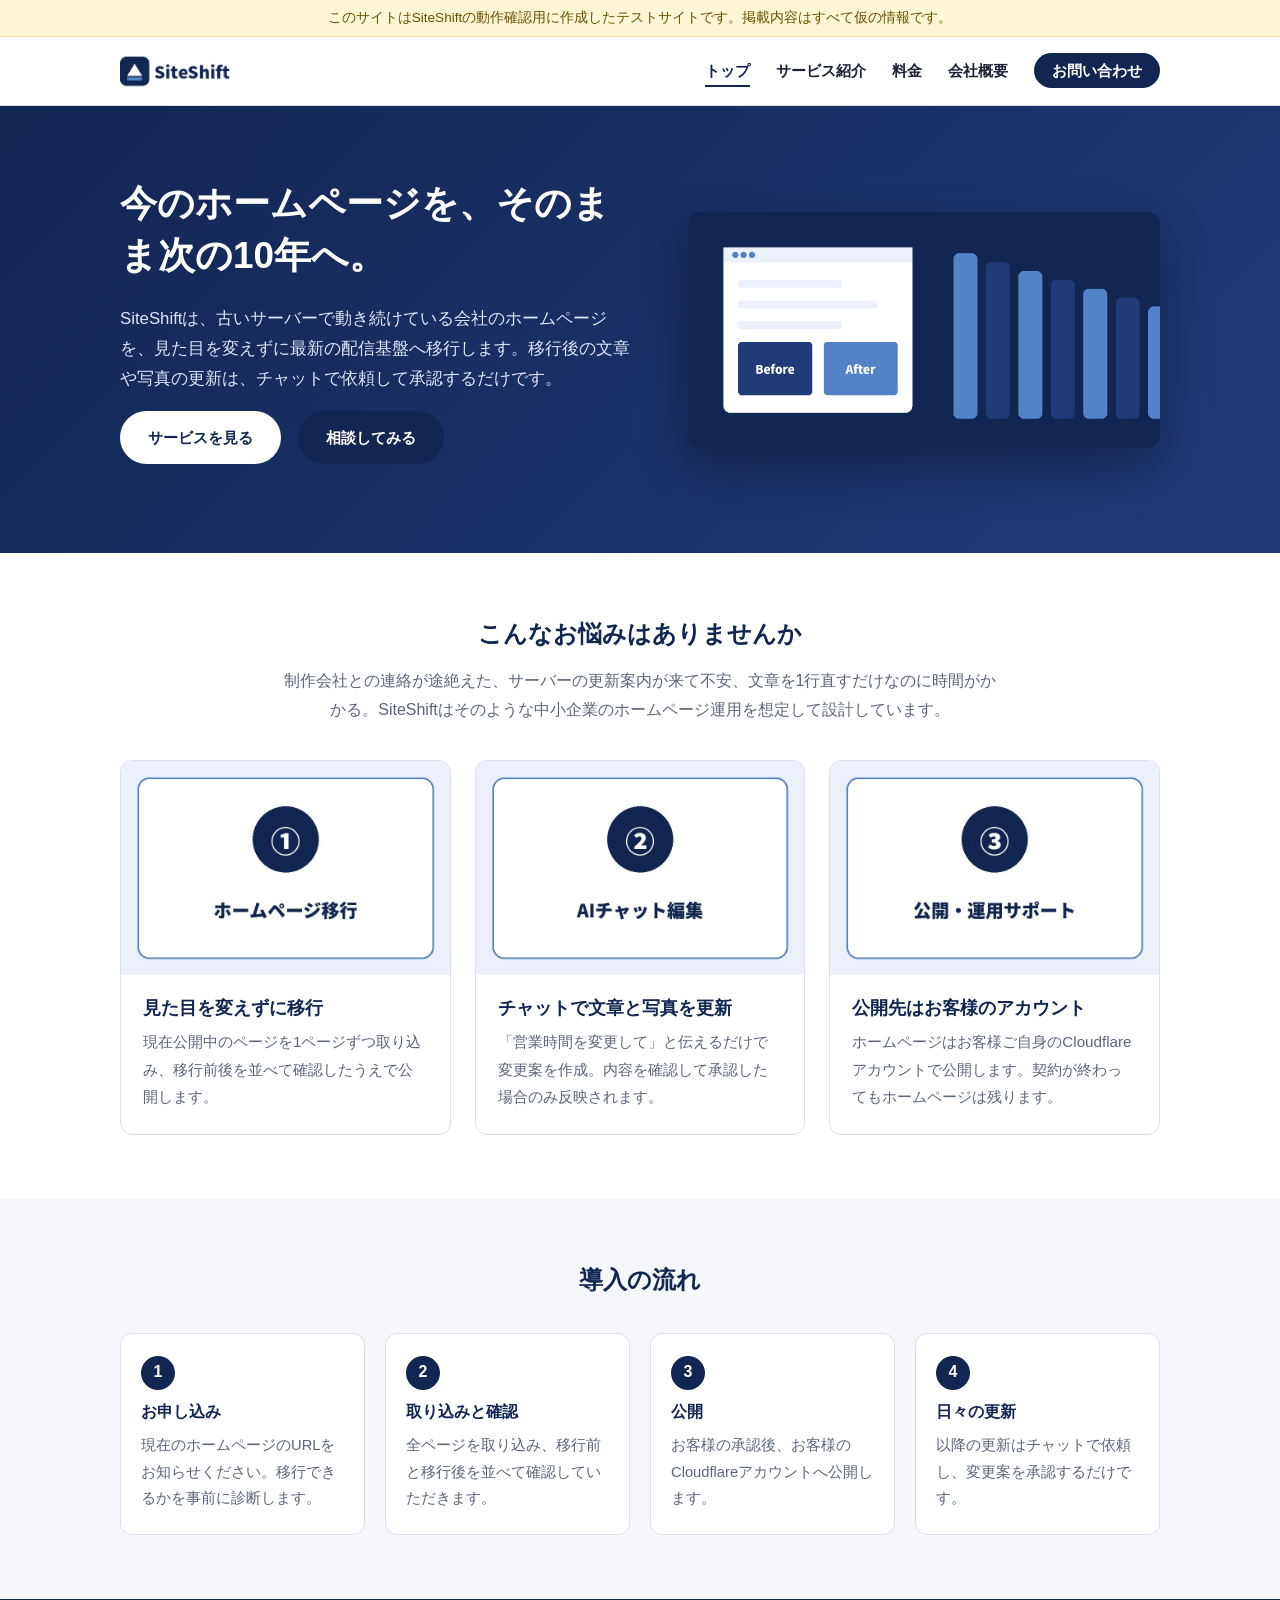
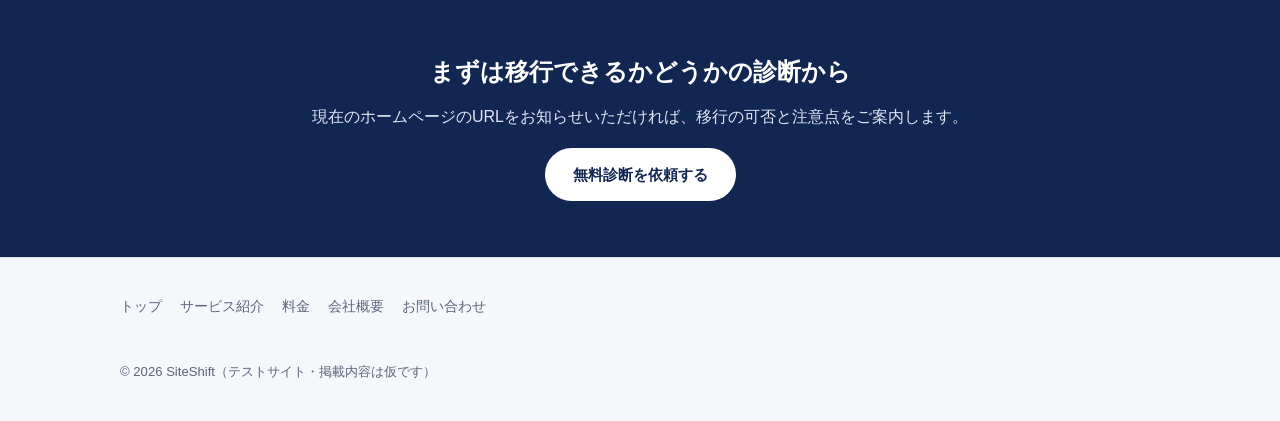
<file: index.html>
<!DOCTYPE html>
<html lang="ja" class="no-js">
<head>
  <meta charset="UTF-8">
  <meta name="viewport" content="width=device-width, initial-scale=1">
  <meta name="robots" content="noindex, nofollow">
  <title>SiteShift｜既存ホームページをそのまま移行し、AIチャットで更新</title>
  <meta name="description" content="SiteShiftは、古いホームページをCloudflareへ安全に移行し、承認制のAIチャットで日々の更新ができるようにするBtoBサービスです。（E2Eテスト用の模擬サイト）">
  <script>document.documentElement.className="js";</script>
  <link rel="stylesheet" href="css/style.css">
</head>
<body>
  <div class="test-banner">このサイトはSiteShiftの動作確認用に作成したテストサイトです。掲載内容はすべて仮の情報です。</div>

  <header class="site-header">
    <div class="container">
      <a class="brand" href="index.html"><img src="images/logo.png" alt="SiteShift ロゴ" width="180" height="40"></a>
      <button class="nav-toggle" type="button" aria-expanded="false" aria-controls="site-nav">メニュー</button>
      <nav class="site-nav" id="site-nav" aria-label="メインメニュー">
        <ul>
          <li><a href="index.html">トップ</a></li>
          <li><a href="services.html">サービス紹介</a></li>
          <li><a href="pricing.html">料金</a></li>
          <li><a href="company.html">会社概要</a></li>
          <li><a class="nav-cta" href="contact.html">お問い合わせ</a></li>
        </ul>
      </nav>
    </div>
  </header>

  <main>
    <section class="hero">
      <div class="container">
        <div>
          <h1>今のホームページを、そのまま次の10年へ。</h1>
          <p>SiteShiftは、古いサーバーで動き続けている会社のホームページを、見た目を変えずに最新の配信基盤へ移行します。移行後の文章や写真の更新は、チャットで依頼して承認するだけです。</p>
          <p>
            <a class="btn btn-primary" href="services.html">サービスを見る</a>
            <a class="btn btn-navy" href="contact.html">相談してみる</a>
          </p>
        </div>
        <img src="images/hero.jpg" alt="移行前と移行後のホームページを並べたイメージ" width="800" height="400">
      </div>
    </section>

    <section class="section">
      <div class="container">
        <h2 class="section-title">こんなお悩みはありませんか</h2>
        <p class="lead">制作会社との連絡が途絶えた、サーバーの更新案内が来て不安、文章を1行直すだけなのに時間がかかる。SiteShiftはそのような中小企業のホームページ運用を想定して設計しています。</p>
        <div class="grid-3">
          <article class="card">
            <img src="images/service-migrate.jpg" alt="ホームページ移行のイメージ" width="800" height="520">
            <div class="card-body">
              <h3>見た目を変えずに移行</h3>
              <p>現在公開中のページを1ページずつ取り込み、移行前後を並べて確認したうえで公開します。</p>
            </div>
          </article>
          <article class="card">
            <img src="images/service-ai.jpg" alt="AIチャット編集のイメージ" width="800" height="520">
            <div class="card-body">
              <h3>チャットで文章と写真を更新</h3>
              <p>「営業時間を変更して」と伝えるだけで変更案を作成。内容を確認して承認した場合のみ反映されます。</p>
            </div>
          </article>
          <article class="card">
            <img src="images/service-ops.jpg" alt="公開・運用サポートのイメージ" width="800" height="520">
            <div class="card-body">
              <h3>公開先はお客様のアカウント</h3>
              <p>ホームページはお客様ご自身のCloudflareアカウントで公開します。契約が終わってもホームページは残ります。</p>
            </div>
          </article>
        </div>
      </div>
    </section>

    <section class="section section-alt">
      <div class="container">
        <h2 class="section-title">導入の流れ</h2>
        <ol class="steps">
          <li><h3>お申し込み</h3><p>現在のホームページのURLをお知らせください。移行できるかを事前に診断します。</p></li>
          <li><h3>取り込みと確認</h3><p>全ページを取り込み、移行前と移行後を並べて確認していただきます。</p></li>
          <li><h3>公開</h3><p>お客様の承認後、お客様のCloudflareアカウントへ公開します。</p></li>
          <li><h3>日々の更新</h3><p>以降の更新はチャットで依頼し、変更案を承認するだけです。</p></li>
        </ol>
      </div>
    </section>

    <section class="cta">
      <div class="container">
        <h2>まずは移行できるかどうかの診断から</h2>
        <p>現在のホームページのURLをお知らせいただければ、移行の可否と注意点をご案内します。</p>
        <a class="btn btn-primary" href="contact.html">無料診断を依頼する</a>
      </div>
    </section>
  </main>

  <footer class="site-footer">
    <div class="container">
      <ul>
        <li><a href="index.html">トップ</a></li>
        <li><a href="services.html">サービス紹介</a></li>
        <li><a href="pricing.html">料金</a></li>
        <li><a href="company.html">会社概要</a></li>
        <li><a href="contact.html">お問い合わせ</a></li>
      </ul>
      <p class="copyright">© <span id="year">2026</span> SiteShift（テストサイト・掲載内容は仮です）</p>
    </div>
  </footer>

  <script src="js/main.js"></script>
</body>
</html>
</file>
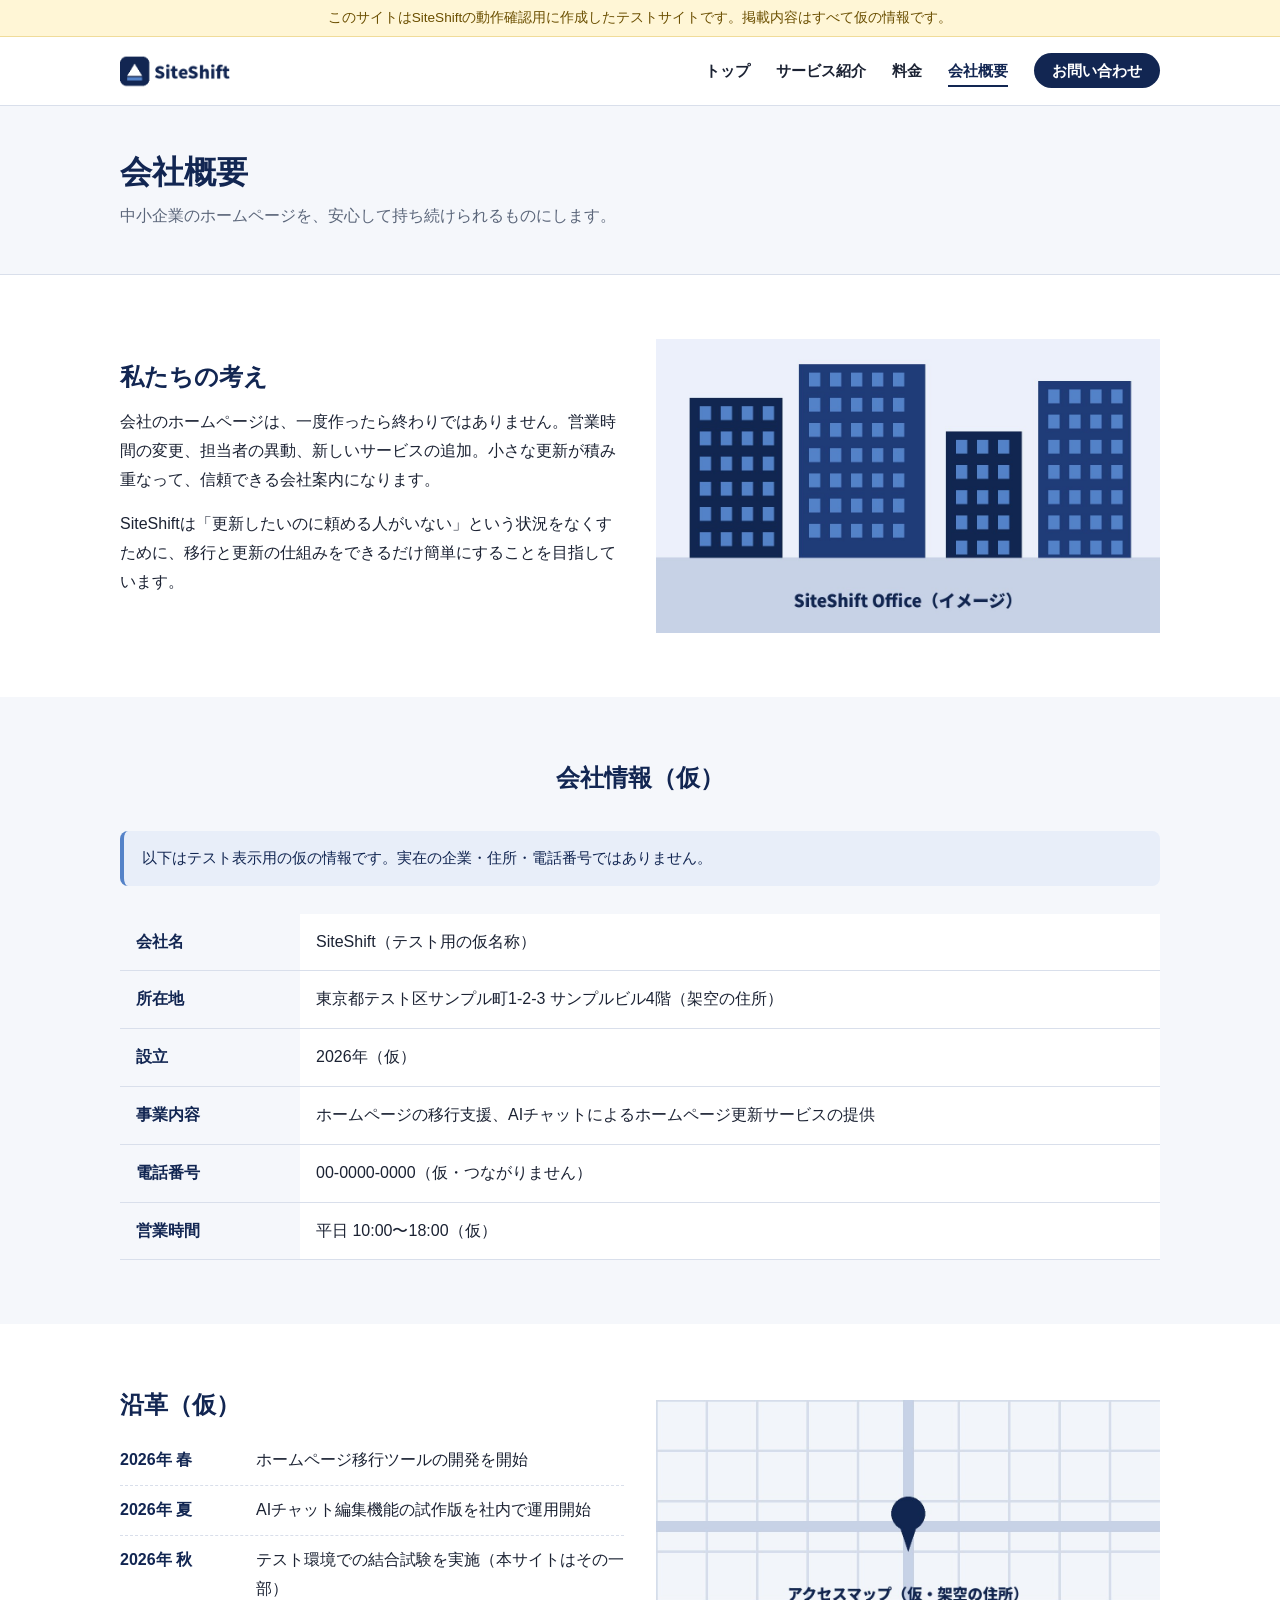
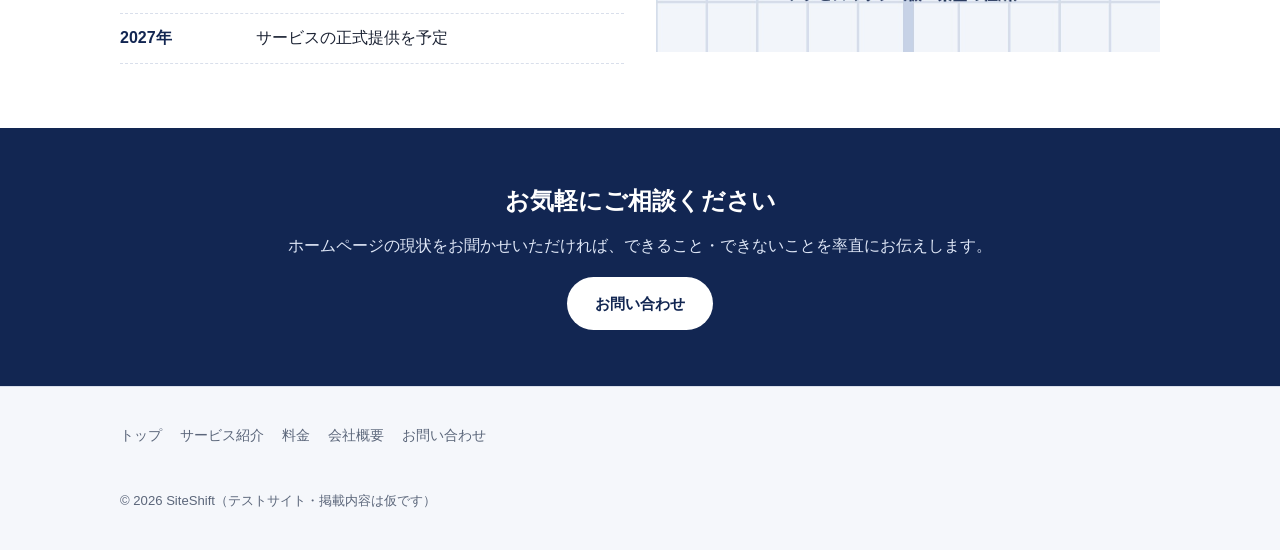
<file: company.html>
<!DOCTYPE html>
<html lang="ja" class="no-js">
<head>
  <meta charset="UTF-8">
  <meta name="viewport" content="width=device-width, initial-scale=1">
  <meta name="robots" content="noindex, nofollow">
  <title>会社概要｜SiteShift</title>
  <meta name="description" content="SiteShiftの会社概要（仮の情報）。所在地・事業内容・沿革。（E2Eテスト用の模擬サイト）">
  <script>document.documentElement.className="js";</script>
  <link rel="stylesheet" href="css/style.css">
</head>
<body>
  <div class="test-banner">このサイトはSiteShiftの動作確認用に作成したテストサイトです。掲載内容はすべて仮の情報です。</div>

  <header class="site-header">
    <div class="container">
      <a class="brand" href="index.html"><img src="images/logo.png" alt="SiteShift ロゴ" width="180" height="40"></a>
      <button class="nav-toggle" type="button" aria-expanded="false" aria-controls="site-nav">メニュー</button>
      <nav class="site-nav" id="site-nav" aria-label="メインメニュー">
        <ul>
          <li><a href="index.html">トップ</a></li>
          <li><a href="services.html">サービス紹介</a></li>
          <li><a href="pricing.html">料金</a></li>
          <li><a href="company.html">会社概要</a></li>
          <li><a class="nav-cta" href="contact.html">お問い合わせ</a></li>
        </ul>
      </nav>
    </div>
  </header>

  <main>
    <section class="page-header">
      <div class="container">
        <h1>会社概要</h1>
        <p>中小企業のホームページを、安心して持ち続けられるものにします。</p>
      </div>
    </section>

    <section class="section">
      <div class="container">
        <div class="grid-2">
          <div>
            <h2>私たちの考え</h2>
            <p>会社のホームページは、一度作ったら終わりではありません。営業時間の変更、担当者の異動、新しいサービスの追加。小さな更新が積み重なって、信頼できる会社案内になります。</p>
            <p>SiteShiftは「更新したいのに頼める人がいない」という状況をなくすために、移行と更新の仕組みをできるだけ簡単にすることを目指しています。</p>
          </div>
          <img src="images/office.jpg" alt="オフィスのイメージ（仮）" width="1200" height="700">
        </div>
      </div>
    </section>

    <section class="section section-alt">
      <div class="container">
        <h2 class="section-title">会社情報（仮）</h2>
        <p class="notice">以下はテスト表示用の仮の情報です。実在の企業・住所・電話番号ではありません。</p>
        <table class="company-table">
          <tbody>
            <tr><th>会社名</th><td>SiteShift（テスト用の仮名称）</td></tr>
            <tr><th>所在地</th><td>東京都テスト区サンプル町1-2-3 サンプルビル4階（架空の住所）</td></tr>
            <tr><th>設立</th><td>2026年（仮）</td></tr>
            <tr><th>事業内容</th><td>ホームページの移行支援、AIチャットによるホームページ更新サービスの提供</td></tr>
            <tr><th>電話番号</th><td>00-0000-0000（仮・つながりません）</td></tr>
            <tr><th>営業時間</th><td>平日 10:00〜18:00（仮）</td></tr>
          </tbody>
        </table>
      </div>
    </section>

    <section class="section">
      <div class="container">
        <div class="grid-2">
          <div>
            <h2>沿革（仮）</h2>
            <ul class="timeline">
              <li><span>2026年 春</span>ホームページ移行ツールの開発を開始</li>
              <li><span>2026年 夏</span>AIチャット編集機能の試作版を社内で運用開始</li>
              <li><span>2026年 秋</span>テスト環境での結合試験を実施（本サイトはその一部）</li>
              <li><span>2027年</span>サービスの正式提供を予定</li>
            </ul>
          </div>
          <img src="images/map.jpg" alt="アクセスマップのイメージ（架空の住所）" width="1200" height="600">
        </div>
      </div>
    </section>

    <section class="cta">
      <div class="container">
        <h2>お気軽にご相談ください</h2>
        <p>ホームページの現状をお聞かせいただければ、できること・できないことを率直にお伝えします。</p>
        <a class="btn btn-primary" href="contact.html">お問い合わせ</a>
      </div>
    </section>
  </main>

  <footer class="site-footer">
    <div class="container">
      <ul>
        <li><a href="index.html">トップ</a></li>
        <li><a href="services.html">サービス紹介</a></li>
        <li><a href="pricing.html">料金</a></li>
        <li><a href="company.html">会社概要</a></li>
        <li><a href="contact.html">お問い合わせ</a></li>
      </ul>
      <p class="copyright">© <span id="year">2026</span> SiteShift（テストサイト・掲載内容は仮です）</p>
    </div>
  </footer>

  <script src="js/main.js"></script>
</body>
</html>
</file>
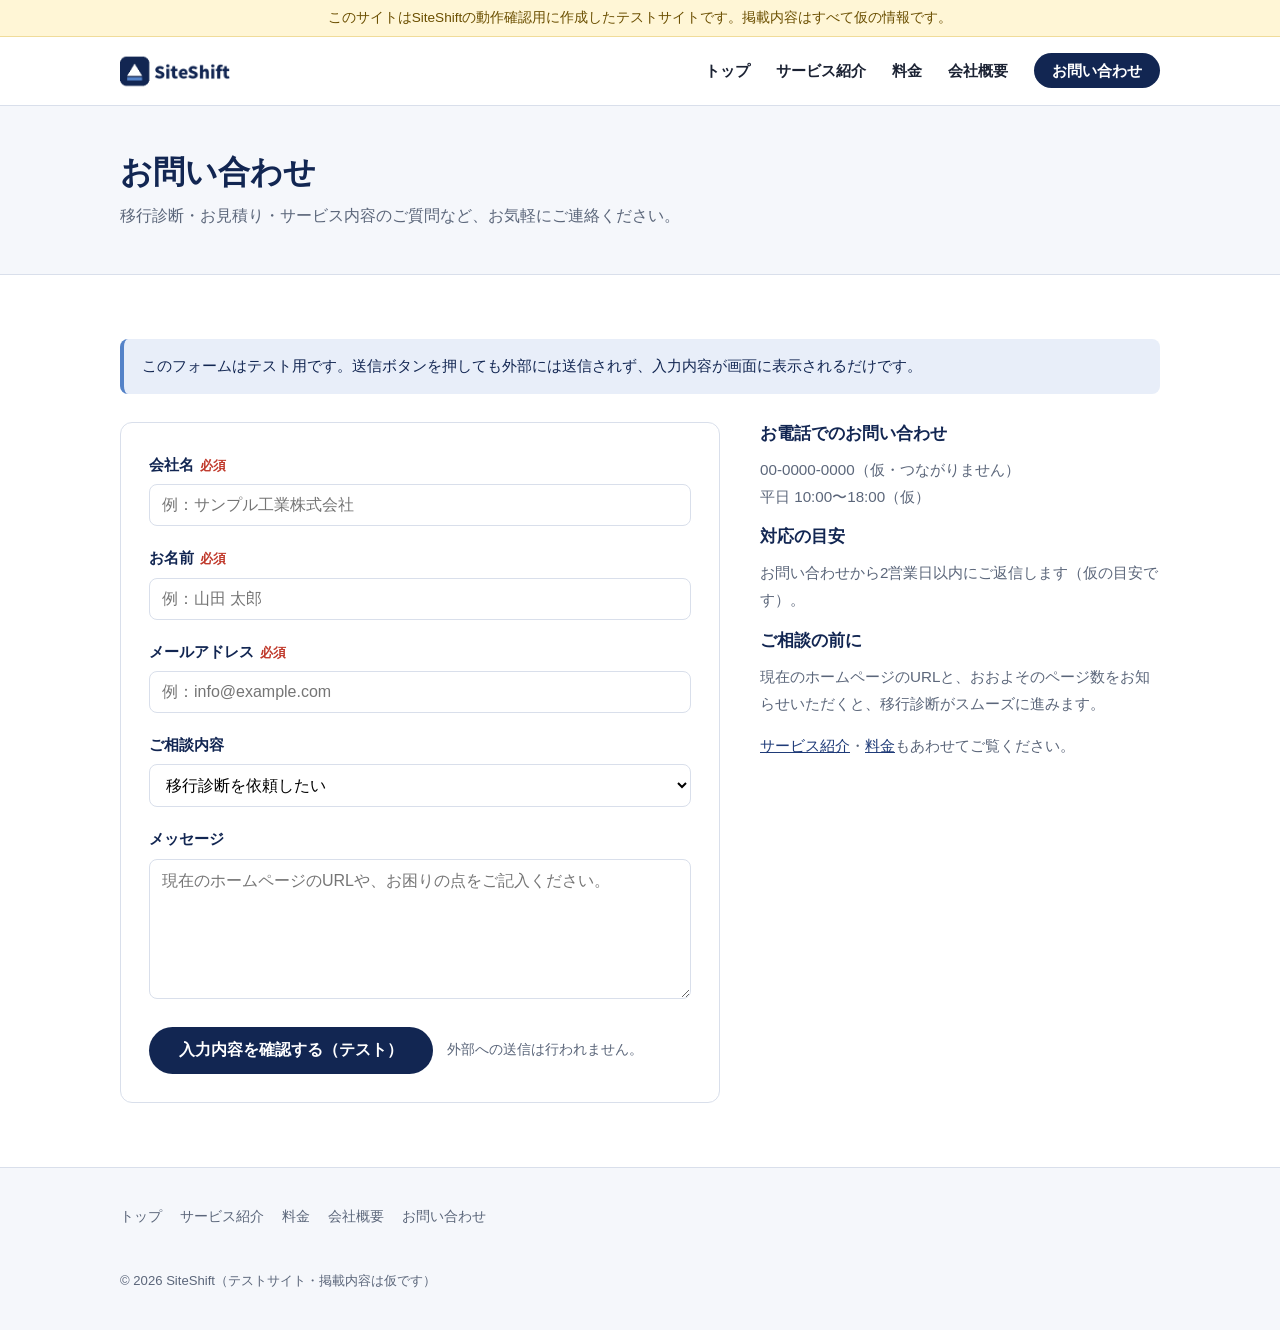
<file: contact.html>
<!DOCTYPE html>
<html lang="ja" class="no-js">
<head>
  <meta charset="UTF-8">
  <meta name="viewport" content="width=device-width, initial-scale=1">
  <meta name="robots" content="noindex, nofollow">
  <title>お問い合わせ｜SiteShift</title>
  <meta name="description" content="SiteShiftへのお問い合わせ（テスト用フォーム・外部送信なし）。（E2Eテスト用の模擬サイト）">
  <script>document.documentElement.className="js";</script>
  <link rel="stylesheet" href="css/style.css">
</head>
<body>
  <div class="test-banner">このサイトはSiteShiftの動作確認用に作成したテストサイトです。掲載内容はすべて仮の情報です。</div>

  <header class="site-header">
    <div class="container">
      <a class="brand" href="index.html"><img src="images/logo.png" alt="SiteShift ロゴ" width="180" height="40"></a>
      <button class="nav-toggle" type="button" aria-expanded="false" aria-controls="site-nav">メニュー</button>
      <nav class="site-nav" id="site-nav" aria-label="メインメニュー">
        <ul>
          <li><a href="index.html">トップ</a></li>
          <li><a href="services.html">サービス紹介</a></li>
          <li><a href="pricing.html">料金</a></li>
          <li><a href="company.html">会社概要</a></li>
          <li><a class="nav-cta" href="contact.html">お問い合わせ</a></li>
        </ul>
      </nav>
    </div>
  </header>

  <main>
    <section class="page-header">
      <div class="container">
        <h1>お問い合わせ</h1>
        <p>移行診断・お見積り・サービス内容のご質問など、お気軽にご連絡ください。</p>
      </div>
    </section>

    <section class="section">
      <div class="container">
        <p class="notice">このフォームはテスト用です。送信ボタンを押しても外部には送信されず、入力内容が画面に表示されるだけです。</p>
        <div class="contact-grid">
          <form class="form" id="contact-form" action="contact.html" method="get" novalidate>
            <div class="form-row">
              <label for="company">会社名<span class="req">必須</span></label>
              <input type="text" id="company" name="company" placeholder="例：サンプル工業株式会社">
            </div>
            <div class="form-row">
              <label for="name">お名前<span class="req">必須</span></label>
              <input type="text" id="name" name="name" placeholder="例：山田 太郎">
            </div>
            <div class="form-row">
              <label for="email">メールアドレス<span class="req">必須</span></label>
              <input type="email" id="email" name="email" placeholder="例：info@example.com">
            </div>
            <div class="form-row">
              <label for="topic">ご相談内容</label>
              <select id="topic" name="topic">
                <option value="移行診断を依頼したい">移行診断を依頼したい</option>
                <option value="料金について知りたい">料金について知りたい</option>
                <option value="サービス内容について質問したい">サービス内容について質問したい</option>
                <option value="その他">その他</option>
              </select>
            </div>
            <div class="form-row">
              <label for="message">メッセージ</label>
              <textarea id="message" name="message" placeholder="現在のホームページのURLや、お困りの点をご記入ください。"></textarea>
            </div>
            <div class="form-actions">
              <button type="submit">入力内容を確認する（テスト）</button>
              <span class="form-hint">外部への送信は行われません。</span>
            </div>
            <div class="form-result" id="form-result" aria-live="polite">
              <strong>入力内容（テスト表示・送信はされていません）</strong>
              <dl></dl>
            </div>
          </form>

          <aside class="contact-side">
            <h3>お電話でのお問い合わせ</h3>
            <p>00-0000-0000（仮・つながりません）<br>平日 10:00〜18:00（仮）</p>
            <h3>対応の目安</h3>
            <p>お問い合わせから2営業日以内にご返信します（仮の目安です）。</p>
            <h3>ご相談の前に</h3>
            <p>現在のホームページのURLと、おおよそのページ数をお知らせいただくと、移行診断がスムーズに進みます。</p>
            <p><a href="services.html">サービス紹介</a>・<a href="pricing.html">料金</a>もあわせてご覧ください。</p>
          </aside>
        </div>
      </div>
    </section>
  </main>

  <footer class="site-footer">
    <div class="container">
      <ul>
        <li><a href="index.html">トップ</a></li>
        <li><a href="services.html">サービス紹介</a></li>
        <li><a href="pricing.html">料金</a></li>
        <li><a href="company.html">会社概要</a></li>
        <li><a href="contact.html">お問い合わせ</a></li>
      </ul>
      <p class="copyright">© <span id="year">2026</span> SiteShift（テストサイト・掲載内容は仮です）</p>
    </div>
  </footer>

  <script src="js/main.js"></script>
</body>
</html>
</file>
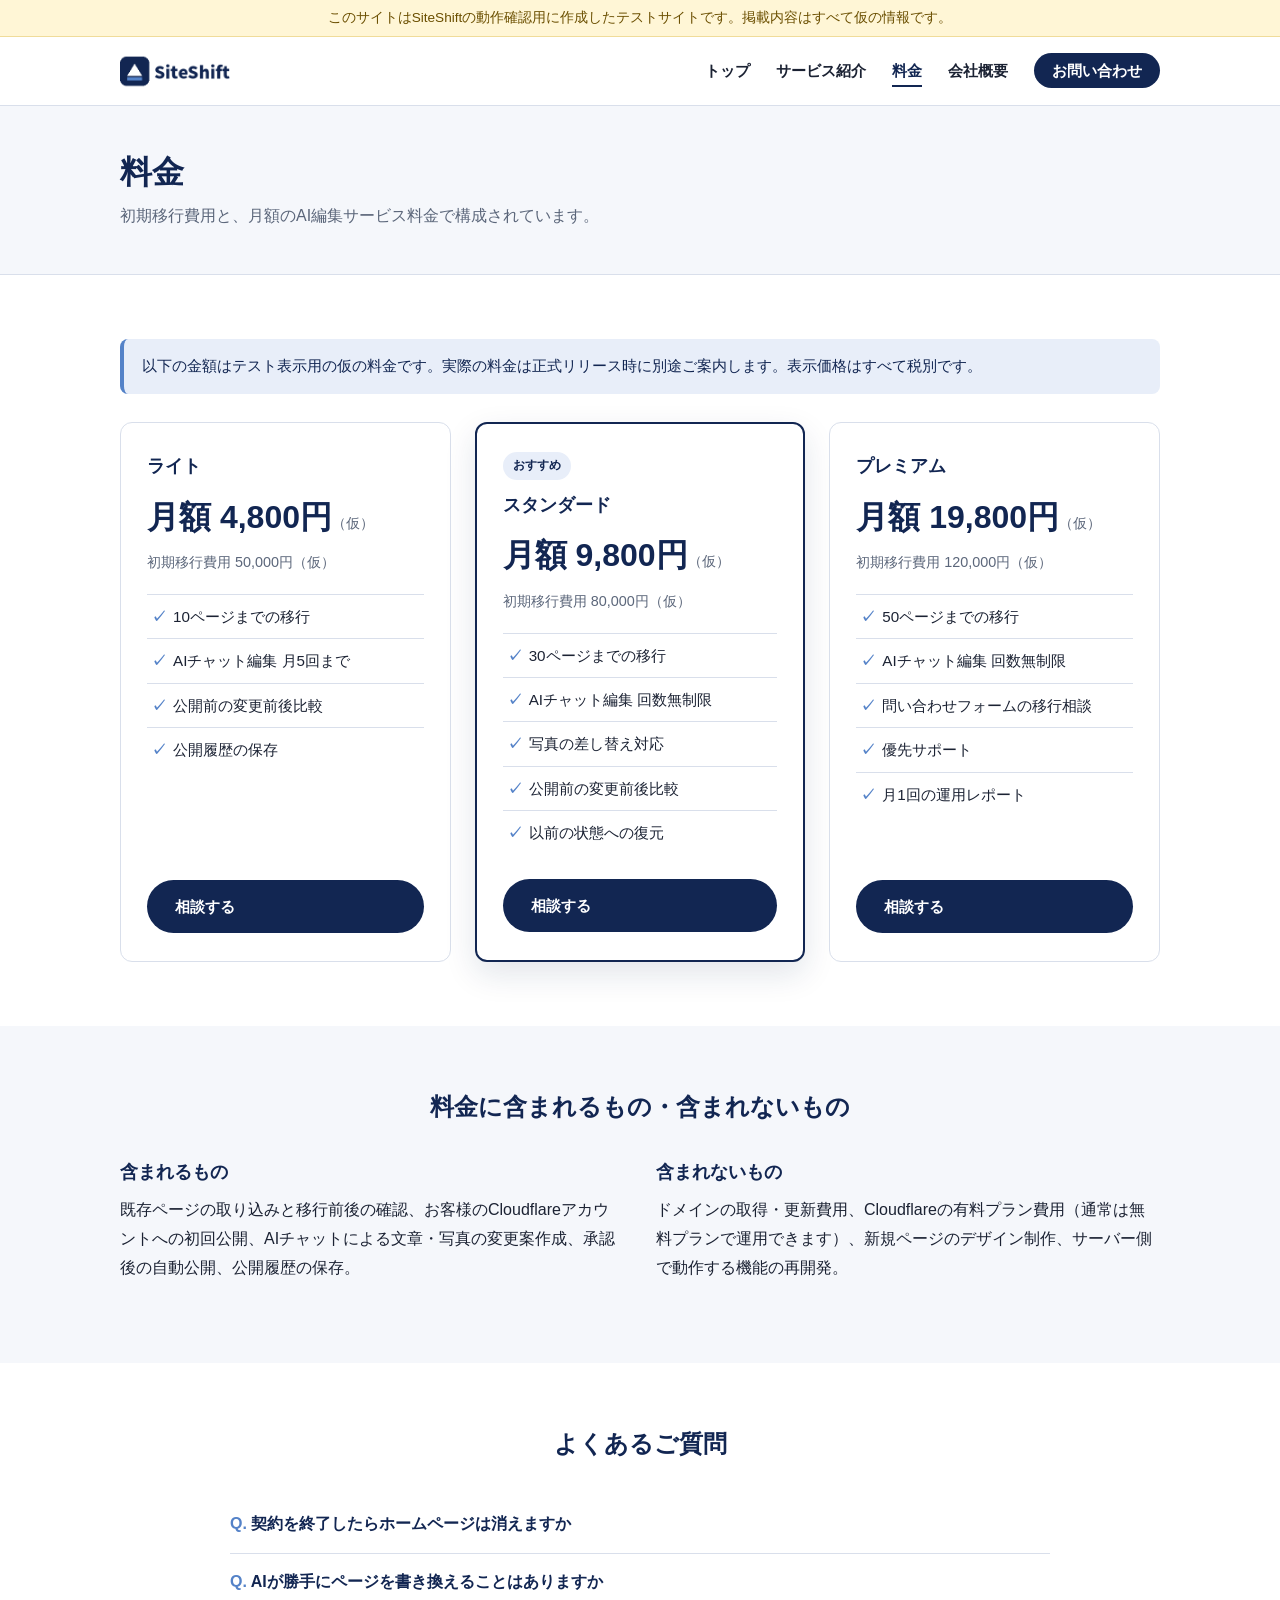
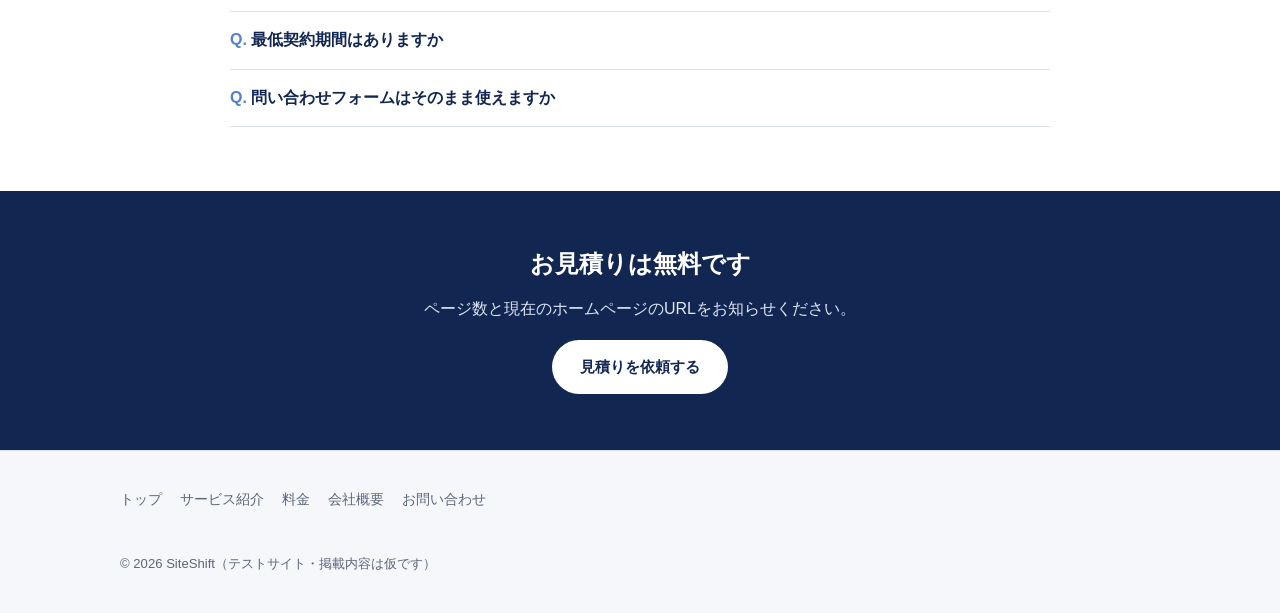
<file: pricing.html>
<!DOCTYPE html>
<html lang="ja" class="no-js">
<head>
  <meta charset="UTF-8">
  <meta name="viewport" content="width=device-width, initial-scale=1">
  <meta name="robots" content="noindex, nofollow">
  <title>料金｜SiteShift</title>
  <meta name="description" content="SiteShiftの料金プラン（仮）。初期移行費用と月額のAI編集サービス料金の例。（E2Eテスト用の模擬サイト）">
  <script>document.documentElement.className="js";</script>
  <link rel="stylesheet" href="css/style.css">
</head>
<body>
  <div class="test-banner">このサイトはSiteShiftの動作確認用に作成したテストサイトです。掲載内容はすべて仮の情報です。</div>

  <header class="site-header">
    <div class="container">
      <a class="brand" href="index.html"><img src="images/logo.png" alt="SiteShift ロゴ" width="180" height="40"></a>
      <button class="nav-toggle" type="button" aria-expanded="false" aria-controls="site-nav">メニュー</button>
      <nav class="site-nav" id="site-nav" aria-label="メインメニュー">
        <ul>
          <li><a href="index.html">トップ</a></li>
          <li><a href="services.html">サービス紹介</a></li>
          <li><a href="pricing.html">料金</a></li>
          <li><a href="company.html">会社概要</a></li>
          <li><a class="nav-cta" href="contact.html">お問い合わせ</a></li>
        </ul>
      </nav>
    </div>
  </header>

  <main>
    <section class="page-header">
      <div class="container">
        <h1>料金</h1>
        <p>初期移行費用と、月額のAI編集サービス料金で構成されています。</p>
      </div>
    </section>

    <section class="section">
      <div class="container">
        <p class="notice">以下の金額はテスト表示用の仮の料金です。実際の料金は正式リリース時に別途ご案内します。表示価格はすべて税別です。</p>
        <div class="plans">
          <div class="plan">
            <p class="plan-name">ライト</p>
            <p class="plan-price">月額 4,800円<small>（仮）</small></p>
            <p class="plan-note">初期移行費用 50,000円（仮）</p>
            <ul>
              <li>10ページまでの移行</li>
              <li>AIチャット編集 月5回まで</li>
              <li>公開前の変更前後比較</li>
              <li>公開履歴の保存</li>
            </ul>
            <a class="btn btn-navy" href="contact.html">相談する</a>
          </div>
          <div class="plan is-featured">
            <span class="badge">おすすめ</span>
            <p class="plan-name">スタンダード</p>
            <p class="plan-price">月額 9,800円<small>（仮）</small></p>
            <p class="plan-note">初期移行費用 80,000円（仮）</p>
            <ul>
              <li>30ページまでの移行</li>
              <li>AIチャット編集 回数無制限</li>
              <li>写真の差し替え対応</li>
              <li>公開前の変更前後比較</li>
              <li>以前の状態への復元</li>
            </ul>
            <a class="btn btn-navy" href="contact.html">相談する</a>
          </div>
          <div class="plan">
            <p class="plan-name">プレミアム</p>
            <p class="plan-price">月額 19,800円<small>（仮）</small></p>
            <p class="plan-note">初期移行費用 120,000円（仮）</p>
            <ul>
              <li>50ページまでの移行</li>
              <li>AIチャット編集 回数無制限</li>
              <li>問い合わせフォームの移行相談</li>
              <li>優先サポート</li>
              <li>月1回の運用レポート</li>
            </ul>
            <a class="btn btn-navy" href="contact.html">相談する</a>
          </div>
        </div>
      </div>
    </section>

    <section class="section section-alt">
      <div class="container">
        <h2 class="section-title">料金に含まれるもの・含まれないもの</h2>
        <div class="grid-2">
          <div>
            <h3>含まれるもの</h3>
            <p>既存ページの取り込みと移行前後の確認、お客様のCloudflareアカウントへの初回公開、AIチャットによる文章・写真の変更案作成、承認後の自動公開、公開履歴の保存。</p>
          </div>
          <div>
            <h3>含まれないもの</h3>
            <p>ドメインの取得・更新費用、Cloudflareの有料プラン費用（通常は無料プランで運用できます）、新規ページのデザイン制作、サーバー側で動作する機能の再開発。</p>
          </div>
        </div>
      </div>
    </section>

    <section class="section">
      <div class="container">
        <h2 class="section-title">よくあるご質問</h2>
        <div class="faq">
          <details>
            <summary>契約を終了したらホームページは消えますか</summary>
            <p>消えません。ホームページはお客様ご自身のCloudflareアカウントで公開されているため、契約終了後もそのまま表示され続けます。停止するのはAIチャットによる編集機能だけです。</p>
          </details>
          <details>
            <summary>AIが勝手にページを書き換えることはありますか</summary>
            <p>ありません。AIは変更案を作成するだけで、公開にはお客様の承認が必要です。承認の際は変更前と変更後を並べて確認できます。</p>
          </details>
          <details>
            <summary>最低契約期間はありますか</summary>
            <p>テスト表示用の仮の条件として、最低契約期間は設けていません。正式な条件はリリース時にご案内します。</p>
          </details>
          <details>
            <summary>問い合わせフォームはそのまま使えますか</summary>
            <p>サーバー側で処理しているフォームはそのままでは動作しません。移行診断の際に代替方法をご提案します。</p>
          </details>
        </div>
      </div>
    </section>

    <section class="cta">
      <div class="container">
        <h2>お見積りは無料です</h2>
        <p>ページ数と現在のホームページのURLをお知らせください。</p>
        <a class="btn btn-primary" href="contact.html">見積りを依頼する</a>
      </div>
    </section>
  </main>

  <footer class="site-footer">
    <div class="container">
      <ul>
        <li><a href="index.html">トップ</a></li>
        <li><a href="services.html">サービス紹介</a></li>
        <li><a href="pricing.html">料金</a></li>
        <li><a href="company.html">会社概要</a></li>
        <li><a href="contact.html">お問い合わせ</a></li>
      </ul>
      <p class="copyright">© <span id="year">2026</span> SiteShift（テストサイト・掲載内容は仮です）</p>
    </div>
  </footer>

  <script src="js/main.js"></script>
</body>
</html>
</file>
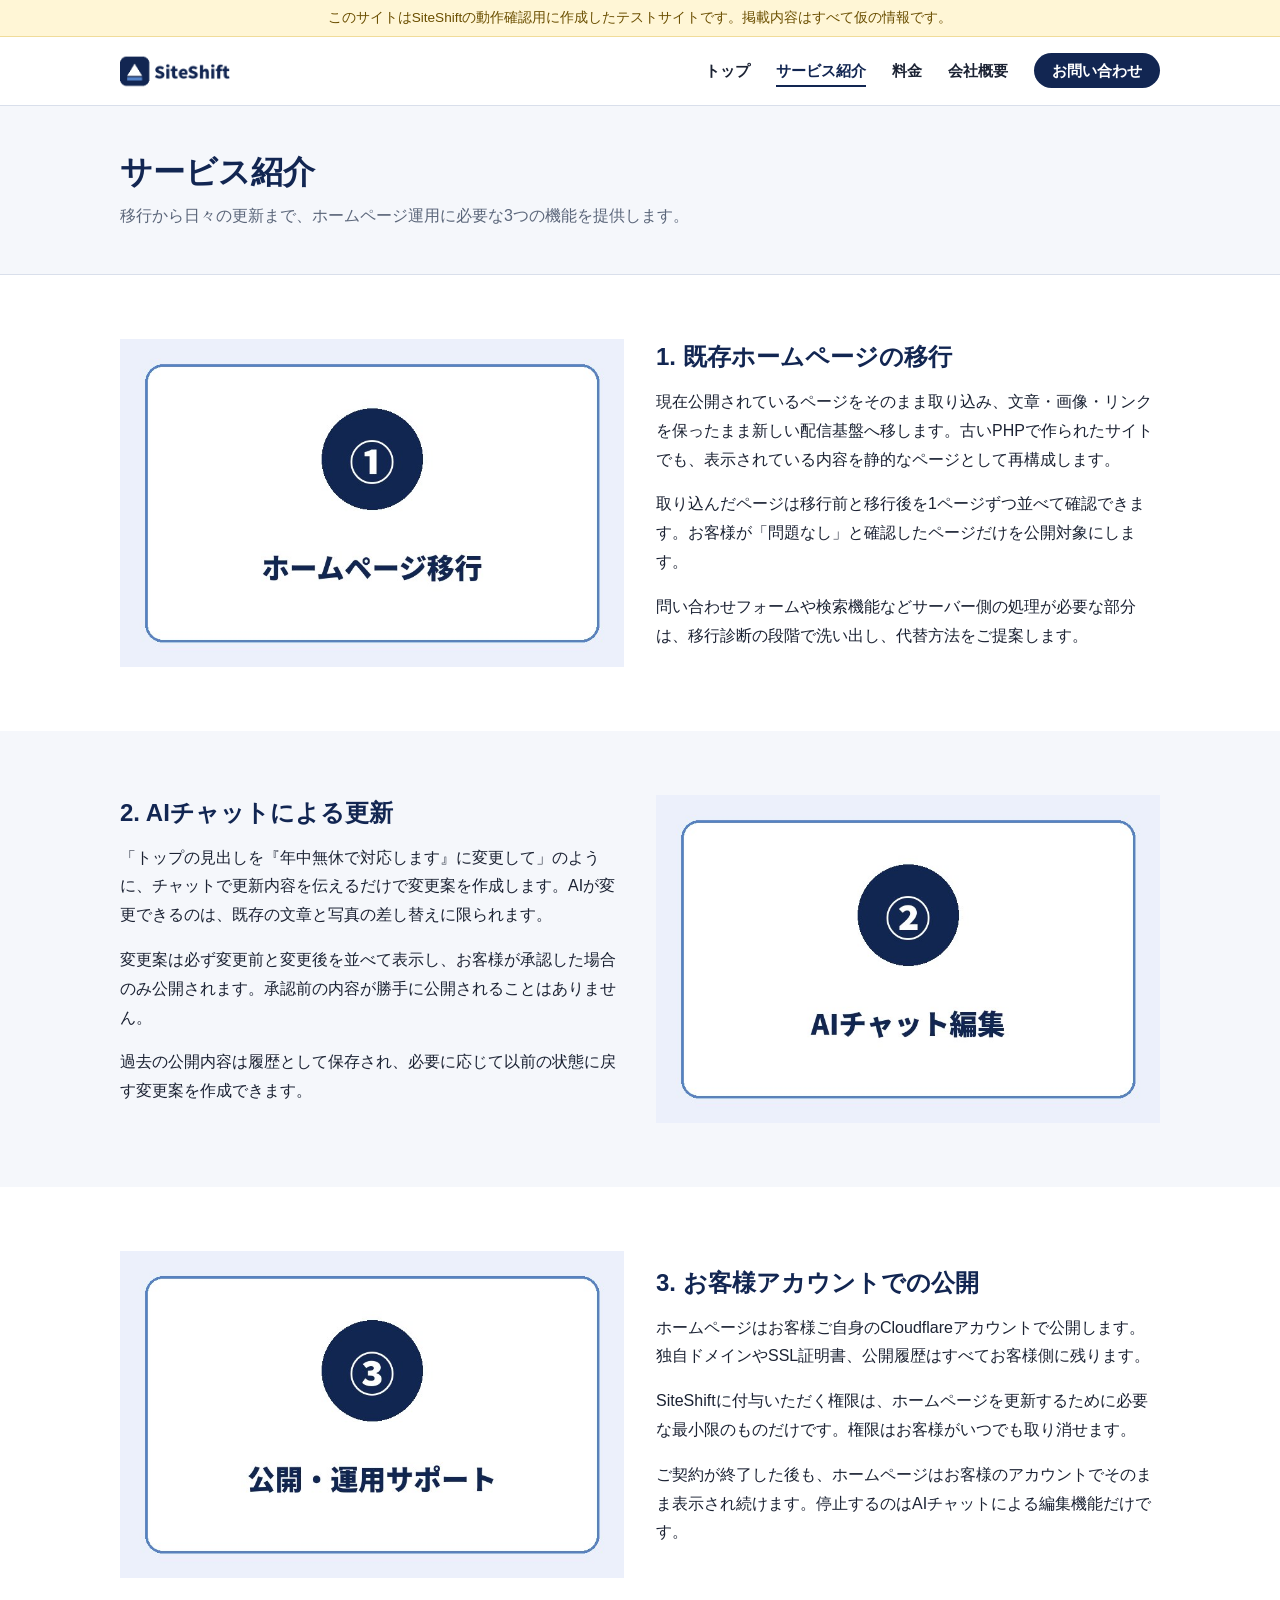
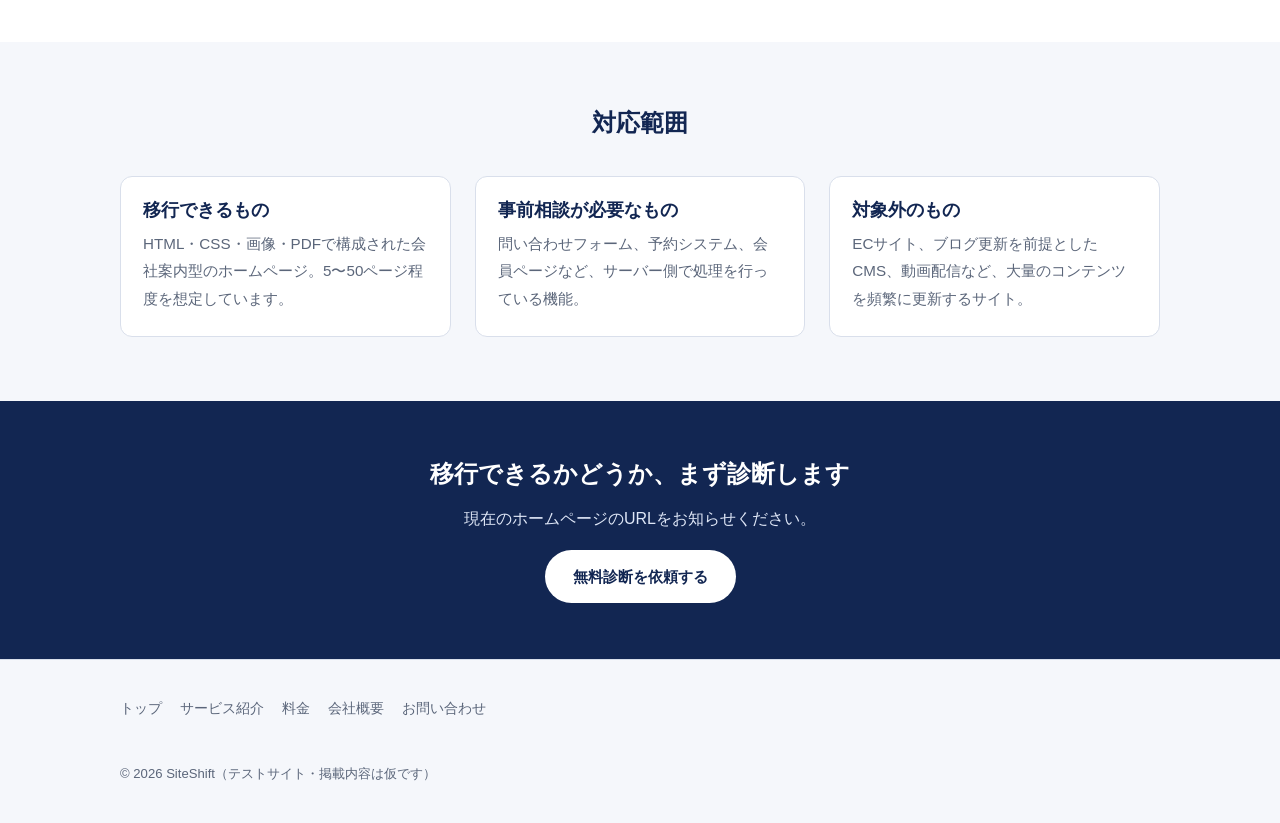
<file: services.html>
<!DOCTYPE html>
<html lang="ja" class="no-js">
<head>
  <meta charset="UTF-8">
  <meta name="viewport" content="width=device-width, initial-scale=1">
  <meta name="robots" content="noindex, nofollow">
  <title>サービス紹介｜SiteShift</title>
  <meta name="description" content="SiteShiftの3つのサービス：既存ホームページの移行、承認制AIチャット編集、お客様アカウントでの公開・運用サポート。（E2Eテスト用の模擬サイト）">
  <script>document.documentElement.className="js";</script>
  <link rel="stylesheet" href="css/style.css">
</head>
<body>
  <div class="test-banner">このサイトはSiteShiftの動作確認用に作成したテストサイトです。掲載内容はすべて仮の情報です。</div>

  <header class="site-header">
    <div class="container">
      <a class="brand" href="index.html"><img src="images/logo.png" alt="SiteShift ロゴ" width="180" height="40"></a>
      <button class="nav-toggle" type="button" aria-expanded="false" aria-controls="site-nav">メニュー</button>
      <nav class="site-nav" id="site-nav" aria-label="メインメニュー">
        <ul>
          <li><a href="index.html">トップ</a></li>
          <li><a href="services.html">サービス紹介</a></li>
          <li><a href="pricing.html">料金</a></li>
          <li><a href="company.html">会社概要</a></li>
          <li><a class="nav-cta" href="contact.html">お問い合わせ</a></li>
        </ul>
      </nav>
    </div>
  </header>

  <main>
    <section class="page-header">
      <div class="container">
        <h1>サービス紹介</h1>
        <p>移行から日々の更新まで、ホームページ運用に必要な3つの機能を提供します。</p>
      </div>
    </section>

    <section class="section">
      <div class="container">
        <div class="grid-2">
          <img src="images/service-migrate.jpg" alt="ホームページ移行のイメージ" width="800" height="520">
          <div>
            <h2>1. 既存ホームページの移行</h2>
            <p>現在公開されているページをそのまま取り込み、文章・画像・リンクを保ったまま新しい配信基盤へ移します。古いPHPで作られたサイトでも、表示されている内容を静的なページとして再構成します。</p>
            <p>取り込んだページは移行前と移行後を1ページずつ並べて確認できます。お客様が「問題なし」と確認したページだけを公開対象にします。</p>
            <p>問い合わせフォームや検索機能などサーバー側の処理が必要な部分は、移行診断の段階で洗い出し、代替方法をご提案します。</p>
          </div>
        </div>
      </div>
    </section>

    <section class="section section-alt">
      <div class="container">
        <div class="grid-2">
          <div>
            <h2>2. AIチャットによる更新</h2>
            <p>「トップの見出しを『年中無休で対応します』に変更して」のように、チャットで更新内容を伝えるだけで変更案を作成します。AIが変更できるのは、既存の文章と写真の差し替えに限られます。</p>
            <p>変更案は必ず変更前と変更後を並べて表示し、お客様が承認した場合のみ公開されます。承認前の内容が勝手に公開されることはありません。</p>
            <p>過去の公開内容は履歴として保存され、必要に応じて以前の状態に戻す変更案を作成できます。</p>
          </div>
          <img src="images/service-ai.jpg" alt="AIチャット編集のイメージ" width="800" height="520">
        </div>
      </div>
    </section>

    <section class="section">
      <div class="container">
        <div class="grid-2">
          <img src="images/service-ops.jpg" alt="公開・運用サポートのイメージ" width="800" height="520">
          <div>
            <h2>3. お客様アカウントでの公開</h2>
            <p>ホームページはお客様ご自身のCloudflareアカウントで公開します。独自ドメインやSSL証明書、公開履歴はすべてお客様側に残ります。</p>
            <p>SiteShiftに付与いただく権限は、ホームページを更新するために必要な最小限のものだけです。権限はお客様がいつでも取り消せます。</p>
            <p>ご契約が終了した後も、ホームページはお客様のアカウントでそのまま表示され続けます。停止するのはAIチャットによる編集機能だけです。</p>
          </div>
        </div>
      </div>
    </section>

    <section class="section section-alt">
      <div class="container">
        <h2 class="section-title">対応範囲</h2>
        <div class="grid-3">
          <article class="card">
            <div class="card-body">
              <h3>移行できるもの</h3>
              <p>HTML・CSS・画像・PDFで構成された会社案内型のホームページ。5〜50ページ程度を想定しています。</p>
            </div>
          </article>
          <article class="card">
            <div class="card-body">
              <h3>事前相談が必要なもの</h3>
              <p>問い合わせフォーム、予約システム、会員ページなど、サーバー側で処理を行っている機能。</p>
            </div>
          </article>
          <article class="card">
            <div class="card-body">
              <h3>対象外のもの</h3>
              <p>ECサイト、ブログ更新を前提としたCMS、動画配信など、大量のコンテンツを頻繁に更新するサイト。</p>
            </div>
          </article>
        </div>
      </div>
    </section>

    <section class="cta">
      <div class="container">
        <h2>移行できるかどうか、まず診断します</h2>
        <p>現在のホームページのURLをお知らせください。</p>
        <a class="btn btn-primary" href="contact.html">無料診断を依頼する</a>
      </div>
    </section>
  </main>

  <footer class="site-footer">
    <div class="container">
      <ul>
        <li><a href="index.html">トップ</a></li>
        <li><a href="services.html">サービス紹介</a></li>
        <li><a href="pricing.html">料金</a></li>
        <li><a href="company.html">会社概要</a></li>
        <li><a href="contact.html">お問い合わせ</a></li>
      </ul>
      <p class="copyright">© <span id="year">2026</span> SiteShift（テストサイト・掲載内容は仮です）</p>
    </div>
  </footer>

  <script src="js/main.js"></script>
</body>
</html>
</file>
<file: css/style.css>
/* SiteShift テストサイト — 白×ネイビー */
:root {
  --navy: #122652;
  --navy-2: #1f3b78;
  --sky: #5482c8;
  --sky-light: #e8eef9;
  --ink: #1b2233;
  --muted: #5b667a;
  --line: #d9dfeb;
  --bg: #ffffff;
  --bg-soft: #f5f7fb;
  --radius: 12px;
  --max: 1080px;
}

* { box-sizing: border-box; }
html { scroll-behavior: smooth; }
body {
  margin: 0;
  font-family: "Hiragino Sans", "Hiragino Kaku Gothic ProN", "Noto Sans JP", "Yu Gothic", Meiryo, sans-serif;
  color: var(--ink);
  background: var(--bg);
  line-height: 1.8;
  font-size: 16px;
}
img { max-width: 100%; height: auto; display: block; }
a { color: var(--navy-2); }
h1, h2, h3 { color: var(--navy); line-height: 1.4; margin: 0 0 0.6em; }
h1 { font-size: 2rem; }
h2 { font-size: 1.5rem; }
h3 { font-size: 1.15rem; }
p { margin: 0 0 1em; }

.container { max-width: var(--max); margin: 0 auto; padding: 0 20px; }

/* 注意帯（テストサイト明示） */
.test-banner {
  background: #fff6d6;
  color: #6b4f00;
  font-size: 0.85rem;
  text-align: center;
  padding: 6px 12px;
  border-bottom: 1px solid #f0dc9a;
}

/* ヘッダー */
.site-header {
  background: var(--bg);
  border-bottom: 1px solid var(--line);
  position: sticky;
  top: 0;
  z-index: 10;
}
.site-header .container {
  display: flex;
  align-items: center;
  justify-content: space-between;
  height: 68px;
}
.brand img { height: 36px; width: auto; }
.nav-toggle {
  display: none;
  background: none;
  border: 1px solid var(--line);
  border-radius: 8px;
  padding: 8px 10px;
  font-size: 0.9rem;
  color: var(--navy);
  cursor: pointer;
}
.site-nav ul { list-style: none; margin: 0; padding: 0; display: flex; gap: 26px; }
.site-nav a {
  text-decoration: none;
  color: var(--ink);
  font-weight: 600;
  font-size: 0.95rem;
  padding: 6px 0;
  border-bottom: 2px solid transparent;
}
.site-nav a:hover, .site-nav a.is-active { color: var(--navy); border-bottom-color: var(--navy); }
.site-nav a.nav-cta {
  background: var(--navy);
  color: #fff;
  padding: 9px 18px;
  border-radius: 999px;
  border: none;
}
.site-nav a.nav-cta:hover { background: var(--navy-2); }

/* ヒーロー */
.hero {
  background: linear-gradient(135deg, var(--navy) 0%, var(--navy-2) 100%);
  color: #fff;
  padding: 72px 0;
}
.hero .container { display: grid; grid-template-columns: 1.1fr 1fr; gap: 48px; align-items: center; }
.hero h1 { color: #fff; font-size: 2.3rem; }
.hero p { color: #dfe7f7; font-size: 1.05rem; }
.hero img { border-radius: var(--radius); box-shadow: 0 20px 50px rgba(0,0,0,0.3); }
.btn {
  display: inline-block;
  padding: 13px 28px;
  border-radius: 999px;
  text-decoration: none;
  font-weight: 700;
  font-size: 0.95rem;
}
.btn-primary { background: #fff; color: var(--navy); }
.btn-primary:hover { background: var(--sky-light); }
.btn-navy { background: var(--navy); color: #fff; }
.btn-navy:hover { background: var(--navy-2); }
.btn + .btn { margin-left: 12px; }

/* ページヘッダー */
.page-header { background: var(--bg-soft); border-bottom: 1px solid var(--line); padding: 44px 0; }
.page-header h1 { margin-bottom: 0.2em; }
.page-header p { color: var(--muted); margin: 0; }

/* セクション */
.section { padding: 64px 0; }
.section-alt { background: var(--bg-soft); }
.section-title { text-align: center; margin-bottom: 36px; }
.lead { text-align: center; color: var(--muted); max-width: 720px; margin: -20px auto 36px; }

.grid-3 { display: grid; grid-template-columns: repeat(3, 1fr); gap: 24px; }
.grid-2 { display: grid; grid-template-columns: repeat(2, 1fr); gap: 32px; align-items: center; }

.card {
  background: #fff;
  border: 1px solid var(--line);
  border-radius: var(--radius);
  overflow: hidden;
}
.card img { aspect-ratio: 800 / 520; object-fit: cover; }
.card-body { padding: 20px 22px 24px; }
.card-body h3 { margin-bottom: 0.4em; }
.card-body p { color: var(--muted); font-size: 0.95rem; margin: 0; }

.steps { counter-reset: step; list-style: none; padding: 0; margin: 0; display: grid; grid-template-columns: repeat(4, 1fr); gap: 20px; }
.steps li {
  background: #fff; border: 1px solid var(--line); border-radius: var(--radius); padding: 22px 20px;
  position: relative;
}
.steps li::before {
  counter-increment: step;
  content: counter(step);
  display: inline-flex; align-items: center; justify-content: center;
  width: 34px; height: 34px; border-radius: 50%;
  background: var(--navy); color: #fff; font-weight: 700; margin-bottom: 10px;
}
.steps h3 { font-size: 1.02rem; }
.steps p { font-size: 0.92rem; color: var(--muted); margin: 0; }

/* 料金 */
.plans { display: grid; grid-template-columns: repeat(3, 1fr); gap: 24px; align-items: stretch; }
.plan {
  background: #fff; border: 1px solid var(--line); border-radius: var(--radius); padding: 28px 26px;
  display: flex; flex-direction: column;
}
.plan.is-featured { border: 2px solid var(--navy); box-shadow: 0 12px 32px rgba(18,38,82,0.12); }
.plan-name { font-size: 1.1rem; color: var(--navy); font-weight: 700; margin: 0 0 6px; }
.plan-price { font-size: 2rem; font-weight: 800; color: var(--navy); margin: 0; }
.plan-price small { font-size: 0.9rem; font-weight: 500; color: var(--muted); }
.plan-note { color: var(--muted); font-size: 0.9rem; margin: 4px 0 18px; }
.plan ul { list-style: none; padding: 0; margin: 0 0 24px; flex: 1; }
.plan li { padding: 8px 0 8px 26px; border-top: 1px solid var(--line); position: relative; font-size: 0.95rem; }
.plan li::before { content: "✓"; color: var(--sky); position: absolute; left: 4px; font-weight: 700; }
.badge { display: inline-block; align-self: flex-start; background: var(--sky-light); color: var(--navy); font-size: 0.75rem; font-weight: 700; padding: 3px 10px; border-radius: 999px; margin-bottom: 10px; }

.notice {
  background: var(--sky-light); border-left: 4px solid var(--sky); border-radius: 8px;
  padding: 14px 18px; color: var(--navy); font-size: 0.92rem; margin: 0 0 28px;
}

/* FAQ */
.faq { max-width: 820px; margin: 0 auto; }
.faq details { border-bottom: 1px solid var(--line); padding: 14px 0; }
.faq summary { cursor: pointer; font-weight: 700; color: var(--navy); list-style: none; }
.faq summary::before { content: "Q. "; color: var(--sky); }
.faq p { margin: 10px 0 0; color: var(--muted); }

/* 会社概要 */
.company-table { width: 100%; border-collapse: collapse; background: #fff; }
.company-table th, .company-table td { text-align: left; padding: 14px 16px; border-bottom: 1px solid var(--line); vertical-align: top; }
.company-table th { width: 180px; color: var(--navy); background: var(--bg-soft); font-weight: 700; }
.timeline { list-style: none; padding: 0; margin: 0; }
.timeline li { display: grid; grid-template-columns: 120px 1fr; gap: 16px; padding: 10px 0; border-bottom: 1px dashed var(--line); }
.timeline span { color: var(--navy); font-weight: 700; }

/* お問い合わせ */
.contact-grid { display: grid; grid-template-columns: 1.2fr 0.8fr; gap: 40px; align-items: start; }
.form { background: #fff; border: 1px solid var(--line); border-radius: var(--radius); padding: 28px; }
.form-row { margin-bottom: 18px; }
.form label { display: block; font-weight: 700; color: var(--navy); margin-bottom: 6px; font-size: 0.95rem; }
.req { color: #c0392b; font-size: 0.8rem; margin-left: 6px; }
.form input, .form select, .form textarea {
  width: 100%; padding: 11px 12px; border: 1px solid var(--line); border-radius: 8px;
  font-size: 1rem; font-family: inherit; background: #fff;
}
.form textarea { min-height: 140px; resize: vertical; }
.form-actions { display: flex; align-items: center; gap: 14px; flex-wrap: wrap; }
.form button {
  background: var(--navy); color: #fff; border: none; border-radius: 999px;
  padding: 13px 30px; font-size: 1rem; font-weight: 700; cursor: pointer;
}
.form button:hover { background: var(--navy-2); }
.form-hint { color: var(--muted); font-size: 0.85rem; }
.form-result { margin-top: 20px; padding: 16px 18px; border-radius: 8px; background: var(--sky-light); color: var(--navy); display: none; }
.form-result.is-visible { display: block; }
.form-result dl { margin: 8px 0 0; display: grid; grid-template-columns: 120px 1fr; gap: 4px 12px; font-size: 0.92rem; }
.form-result dt { font-weight: 700; }
.form-result dd { margin: 0; white-space: pre-wrap; }
.contact-side h3 { font-size: 1.05rem; }
.contact-side p { color: var(--muted); font-size: 0.95rem; }

/* CTA */
.cta { background: var(--navy); color: #fff; text-align: center; padding: 56px 0; }
.cta h2 { color: #fff; }
.cta p { color: #dfe7f7; }

/* フッター */
.site-footer { background: var(--bg-soft); border-top: 1px solid var(--line); padding: 36px 0 24px; font-size: 0.9rem; color: var(--muted); }
.site-footer .container { display: flex; justify-content: space-between; gap: 24px; flex-wrap: wrap; }
.site-footer ul { list-style: none; padding: 0; margin: 0; display: flex; gap: 18px; flex-wrap: wrap; }
.site-footer a { color: var(--muted); text-decoration: none; }
.site-footer a:hover { color: var(--navy); }
.copyright { width: 100%; margin-top: 16px; font-size: 0.82rem; }

/* レスポンシブ */
@media (max-width: 860px) {
  .hero .container, .grid-2, .contact-grid { grid-template-columns: 1fr; }
  .hero { padding: 48px 0; }
  .hero h1 { font-size: 1.7rem; }
  .grid-3, .plans { grid-template-columns: 1fr; }
  .steps { grid-template-columns: 1fr 1fr; }
  html.js .nav-toggle { display: inline-block; }
  .site-nav { position: absolute; position: absolute; left: 0; right: 0; top: 68px; background: #fff; border-bottom: 1px solid var(--line); }
  html.js .site-nav { display: none; }
  html.js .site-nav.is-open { display: block; }
  html.no-js .site-nav { position: static; width: 100%; border-bottom: none; }
  html.no-js .site-header .container { flex-wrap: wrap; height: auto; padding-top: 12px; }
  html.no-js .site-nav ul { padding: 4px 0 8px; }
  .site-nav ul { flex-direction: column; gap: 0; padding: 8px 20px 16px; }
  .site-nav a { display: block; padding: 12px 0; border-bottom: 1px solid var(--line); }
  .site-nav a.nav-cta { display: inline-block; margin-top: 12px; padding: 10px 20px; }
  .company-table th { width: 120px; }
  .btn + .btn { margin-left: 0; margin-top: 10px; }
}
@media (max-width: 520px) {
  .steps { grid-template-columns: 1fr; }
  h1 { font-size: 1.6rem; }
  .plan-price { font-size: 1.7rem; }
}
</file>
